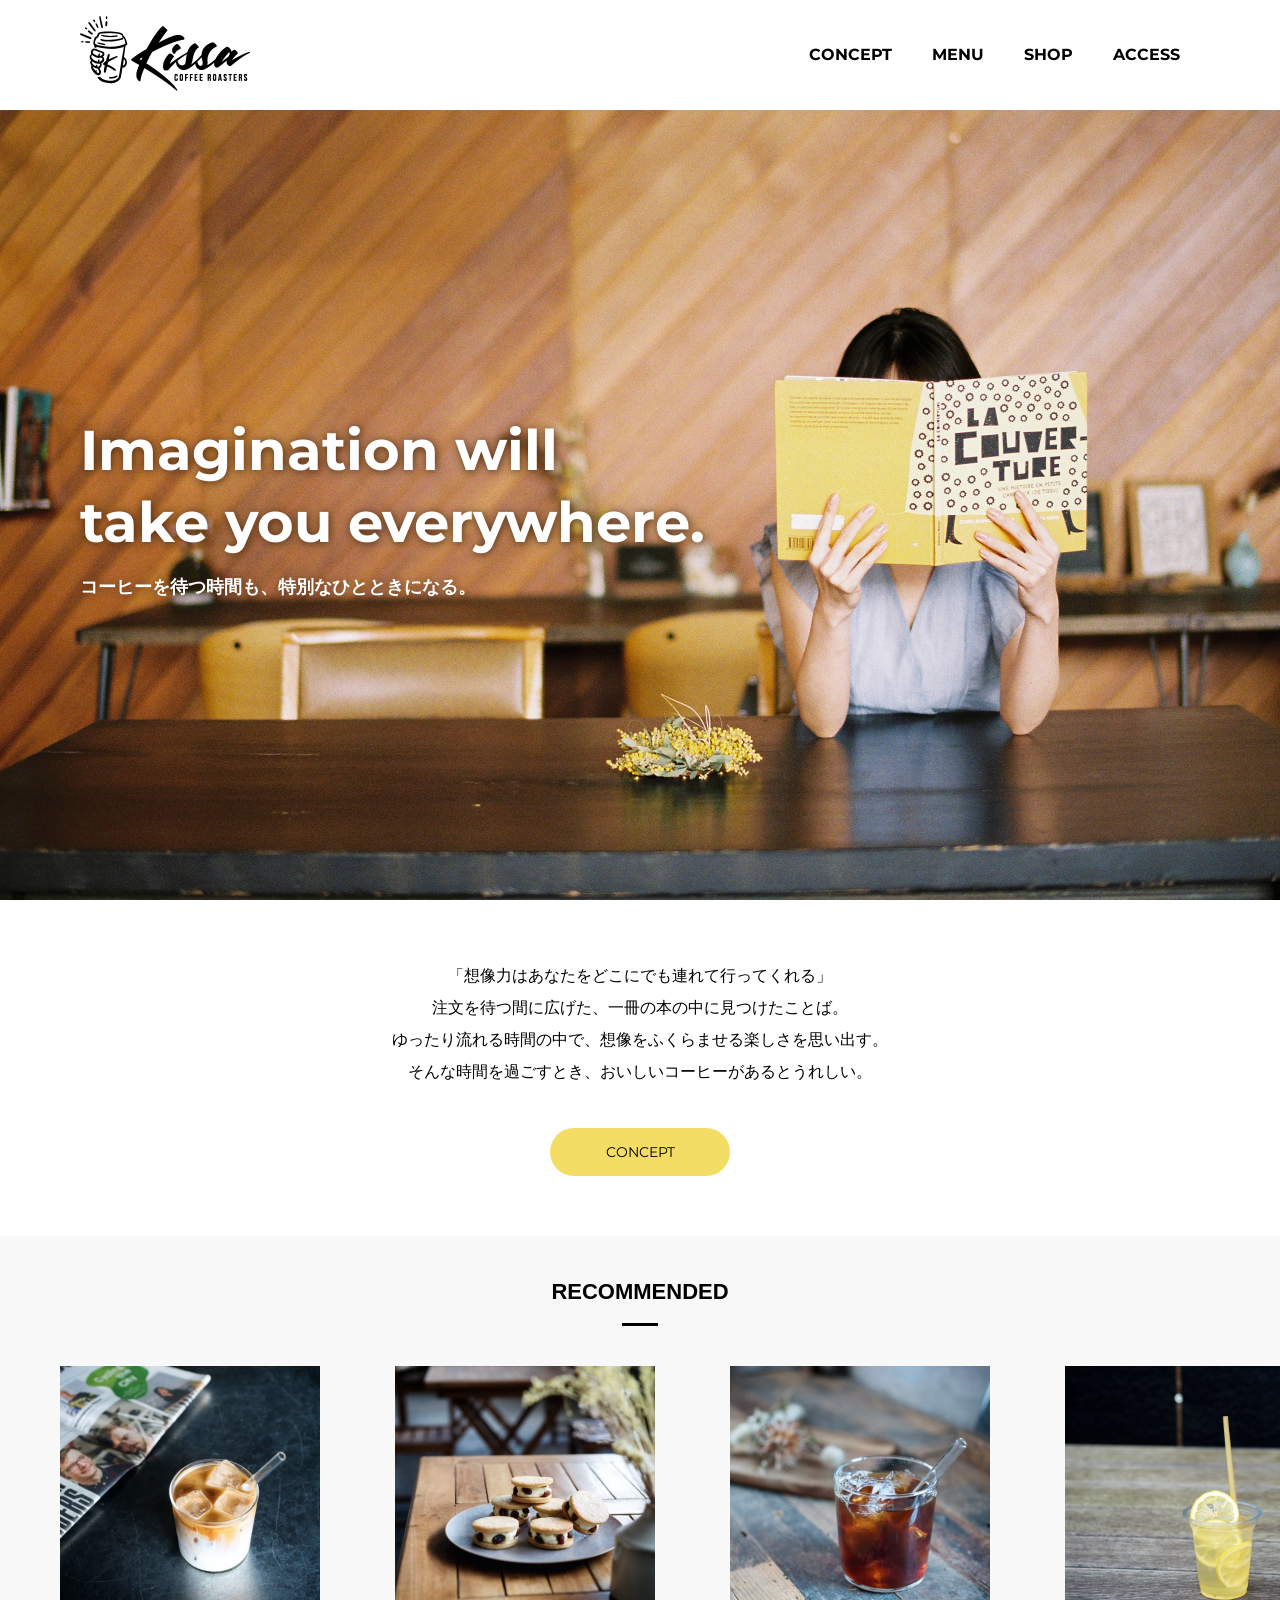
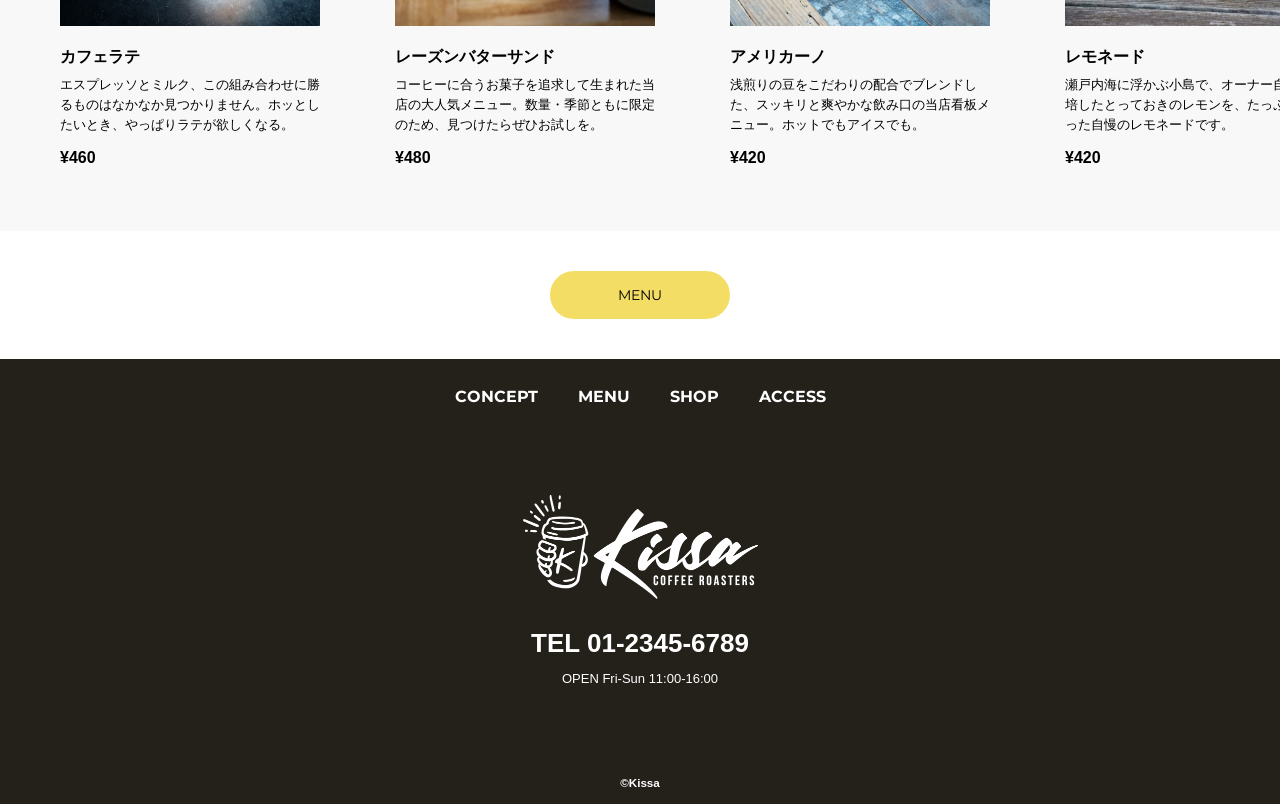
<file: index.html>
<!DOCTYPE html>
<html>

<head>
    <meta charset="UTF-8">
    <title>KISSA official website</title>
    <meta name="description" content="自家焙煎したこだわりのコーヒーと、思わず長居したくなるような居心地の良い空間を提供するカフェ「KISSA」のウェブサイトです。">
    <meta name="viewport" content="width=device-width">
    <script src="./js/toggle-menu.js"></script>
    <link rel="stylesheet" href="./css/common.css">
    <link rel="stylesheet" href="./css/index.css">
    <link rel="preconnect" href="https://fonts.googleapis.com">
    <link rel="preconnect" href="https://fonts.gstatic.com" crossorigin>
    <link href="https://fonts.googleapis.com/css2?family=Montserrat:ital,wght@0,700;1,700&display=swap"
        rel="stylesheet">
</head>

<body>
    <header class="header">
        <div class="header-inner">
            <a class="header-logo" href="./index.html">
                <img src="./images/common/logo-header.png" alt="KISSA">
            </a>
            <button class="toggle-menu-button"></button>
            <div class="header-site-menu">
                <nav class="site-menu">
                    <ul>
                        <li><a href="./concept.html">CONCEPT</a></li>
                        <li><a href="./menu.html">MENU</a></li>
                        <li><a href="./shop.html">SHOP</a></li>
                        <li><a href="./access.html">ACCESS</a></li>
                    </ul>
                </nav>
            </div>
        </div>
    </header>
    <main class="main">
        <div class="first-view">
            <div class="first-view-text">
                <h1>Imagination will <br>take you everywhere.</h1>
                <p>コーヒーを待つ時間も、特別なひとときになる。</p>
            </div>

        </div>
        <div class="lead">
            <p>「想像力はあなたをどこにでも連れて行ってくれる」<br>注文を待つ間に広げた、一冊の本の中に見つけたことば。<br>ゆったり流れる時間の中で、想像をふくらませる楽しさを思い出す。<br>そんな時間を過ごすとき、おいしいコーヒーがあるとうれしい。
            </p>
            <div class="link-button-area">
                <a class="link-button" href="./concept.html">CONCEPT</a>
            </div>
        </div>

        <div class="recommended">
            <h2>RECOMMENDED</h2>
            <ul class="item-list">
                <li>
                    <img src="./images/index/img-item01.jpg" alt="カフェラテの商品画像">
                    <dl>
                        <dt>カフェラテ</dt>
                        <dd>エスプレッソとミルク、この組み合わせに勝るものはなかなか見つかりません。ホッとしたいとき、やっぱりラテが欲しくなる。</dd>
                    </dl>
                    <p class="price">¥460</p>
                </li>
                <li>
                    <img src="./images/index/img-item02.jpg" alt="レーズンバターサンドの商品画像">
                    <dl>
                        <dt>レーズンバターサンド</dt>
                        <dd>コーヒーに合うお菓子を追求して生まれた当店の大人気メニュー。数量・季節ともに限定のため、見つけたらぜひお試しを。</dd>
                    </dl>
                    <p class="price">¥480</p>
                </li>
                <li>
                    <img src="./images/index/img-item03.jpg" alt="アメリカーノの商品画">
                    <dl>
                        <dt>アメリカーノ</dt>
                        <dd>浅煎りの豆をこだわりの配合でブレンドした、スッキリと爽やかな飲み口の当店看板メニュー。ホットでもアイスでも。</dd>
                    </dl>
                    <p class="price">¥420</p>
                </li>
                <li>
                    <img src="./images/index/img-item04.jpg" alt="レモネードの商品画像">
                    <dl>
                        <dt>レモネード</dt>
                        <dd>瀬戸内海に浮かぶ小島で、オーナー自らが栽培したとっておきのレモンを、たっぷりと使った自慢のレモネードです。</dd>
                    </dl>
                    <p class="price">¥420</p>
                </li>
                <li>
                    <img src="./images/index/img-item05.jpg" alt="ホットドッグ - チリの商品画像">
                    <dl>
                        <dt>ホットドッグ - チリ</dt>
                        <dd>ちょっと小腹が空いたとき、あると嬉しいホットドッグ。特製チリソースとチーズをかければ、もう言葉はいりません。</dd>
                    </dl>
                    <p class="price">¥540</p>
                </li>
            </ul>
        </div>
        <div class="link-button-area">
            <a class="link-button" href="./menu.html">MENU</a>
        </div>
    </main>
    <footer class="footer">
        <nav class="site-menu">
            <ul>
                <li><a href="./concept.html">CONCEPT</a></li>
                <li><a href="./menu.html">MENU</a></li>
                <li><a href="./shop.html">SHOP</a></li>
                <li><a href="./access.html">ACCESS</a></li>
            </ul>
        </nav>
        <a class="footer-logo" href="./index.html">
            <img src="./images/common/logo-footer.png" alt="KISSA">
        </a>
        <p class="footer-tel">TEL 01-2345-6789</p>
        <p class="footer-time">OPEN Fri-Sun 11:00-16:00</p>
        <p class="copyright"><small>&copy;Kissa</small></p>
    </footer>
</body>

</html>
</file>
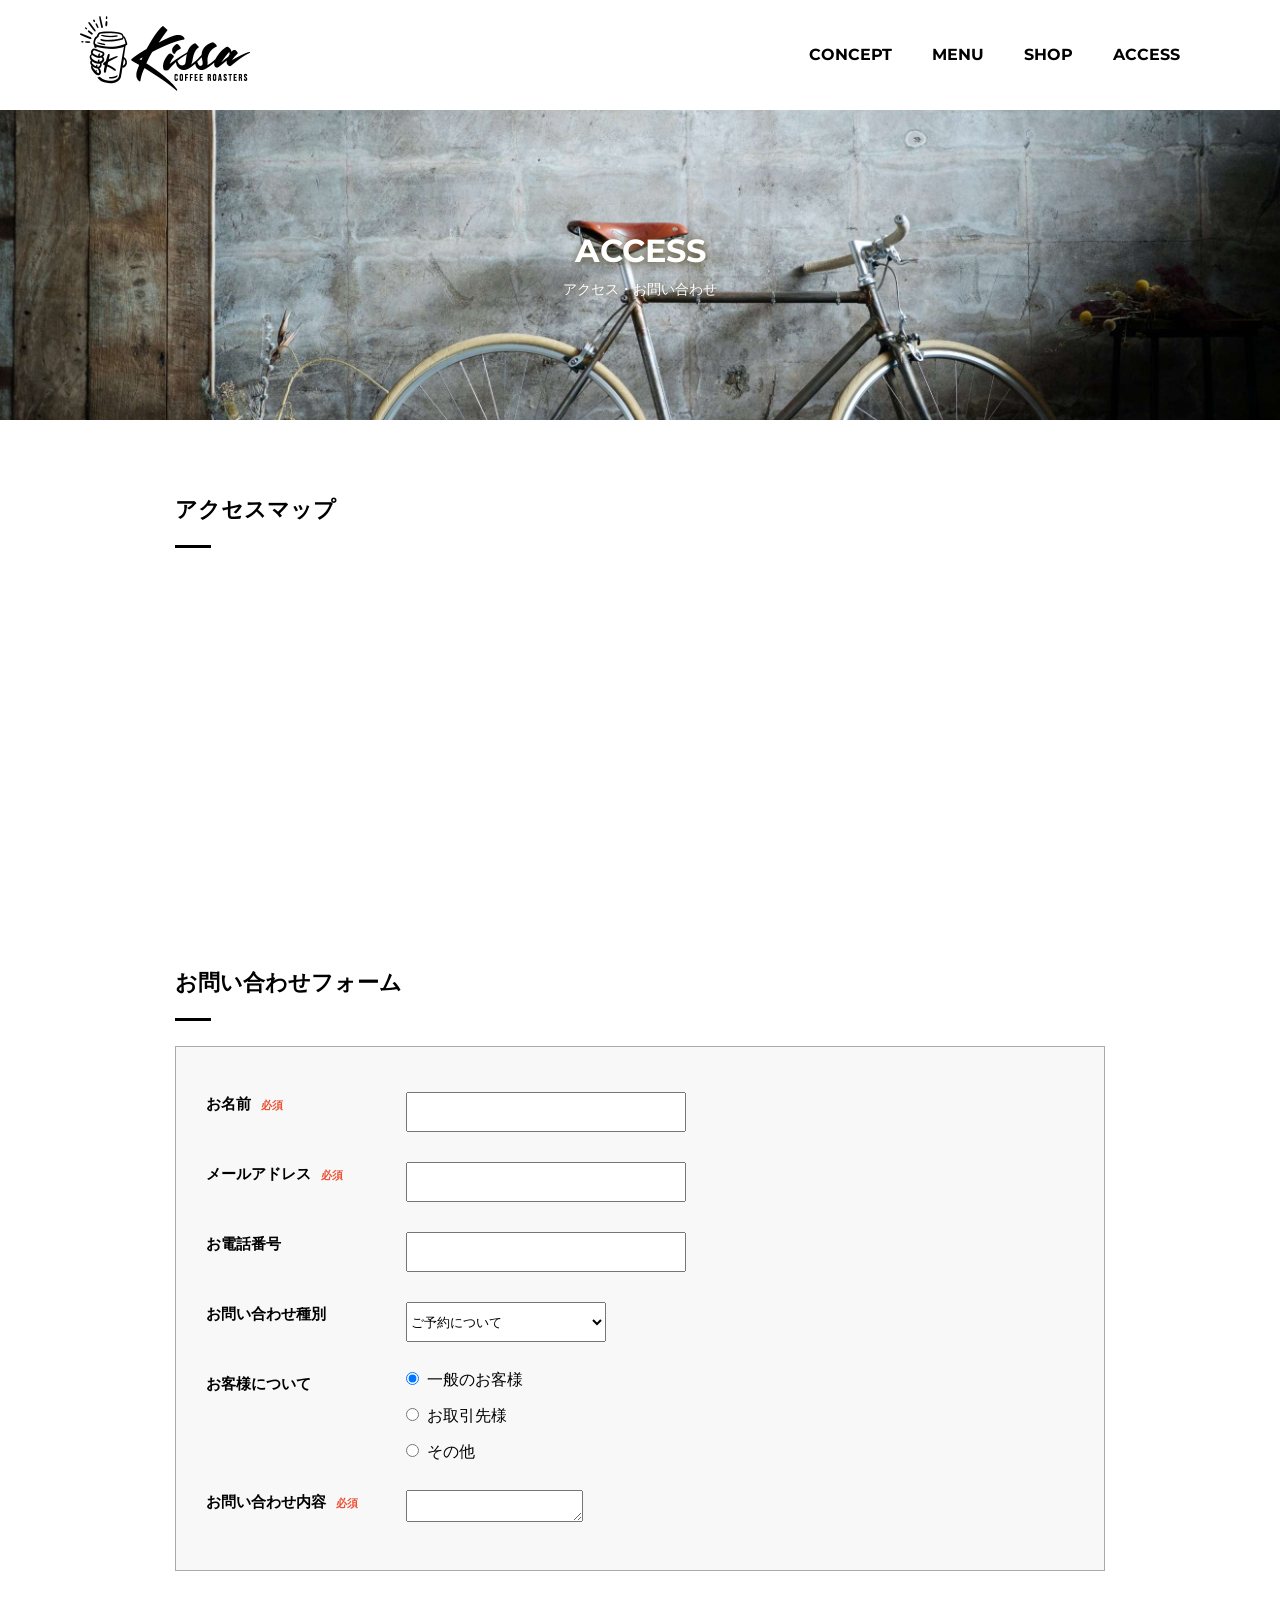
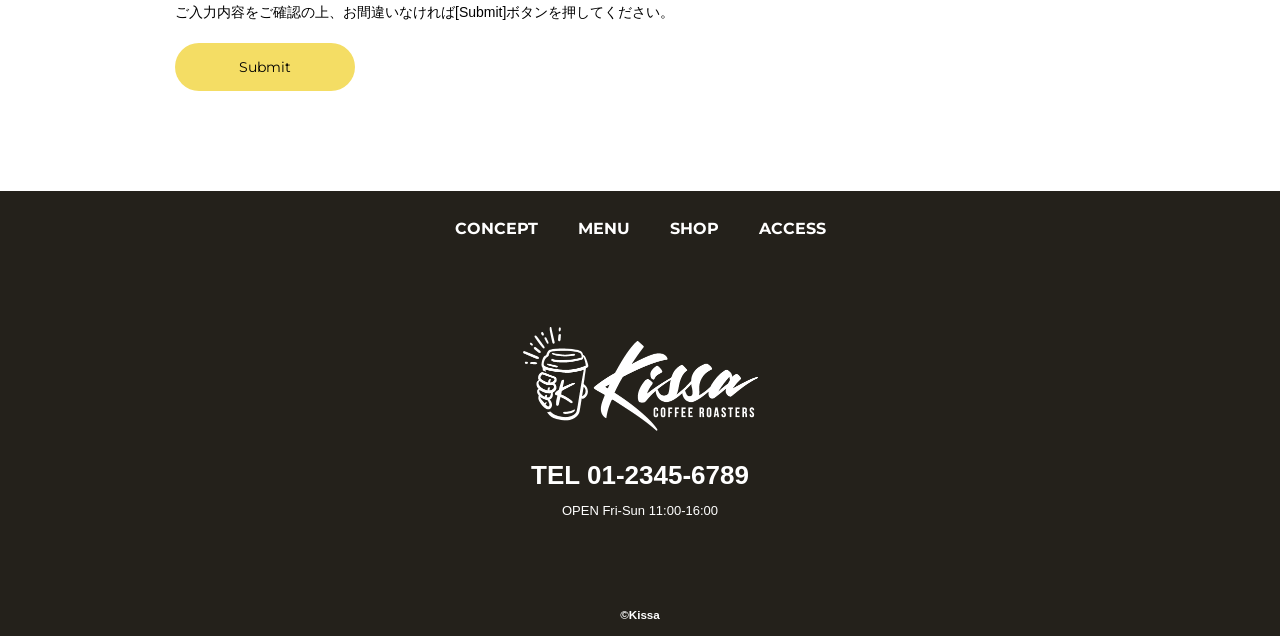
<file: access.html>
<!DOCTYPE html>
<html>

<head>
    <meta charset="UTF-8">
    <title>ACCESS | KISSA official website</title>
    <meta name="description" content="ページの概要文を記載します">
    <meta name="viewport" content="width=device-width">
    <script src="./js/toggle-menu.js"></script>
    <link rel="stylesheet" href="./css/common.css">
    <link rel="stylesheet" href="./css/access.css">
    <link rel="preconnect" href="https://fonts.googleapis.com">
    <link rel="preconnect" href="https://fonts.gstatic.com" crossorigin>
    <link href="https://fonts.googleapis.com/css2?family=Montserrat:ital,wght@0,700;1,700&display=swap"
        rel="stylesheet">
</head>

<body>
    <header class="header">
        <div class="header-inner">
            <a class="header-logo" href="./index.html">
                <img src="./images/common/logo-header.png" alt="KISSA">
            </a>
            <button class="toggle-menu-button"></button>
            <div class="header-site-menu">
                <nav class="site-menu">
                    <ul>
                        <li><a href="./concept.html">CONCEPT</a></li>
                        <li><a href="./menu.html">MENU</a></li>
                        <li><a href="./shop.html">SHOP</a></li>
                        <li><a href="./access.html">ACCESS</a></li>
                    </ul>
                </nav>
            </div>
        </div>
    </header>
    <main class="main">
        <div class="title">
            <h1>ACCESS</h1>
            <p>アクセス・お問い合わせ</p>
        </div>
        <div class="map">
            <h2>アクセスマップ</h2>
            <iframe
                src="https://www.google.com/maps/embed?pb=!1m18!1m12!1m3!1d3205.3231469753778!2d139.86979800000003!3d36.5463206!2m3!1f0!2f0!3f0!3m2!1i1024!2i768!4f13.1!3m3!1m2!1s0x601f67e957b1ee43%3A0xdfce3116b0b075db!2z44CSMzIwLTA4NDQg5qCD5pyo55yM5a6H6YO95a6u5biC6I-K5rC055S677yR77yT4oiS77yR77yXIOiqreWjsuW6g-WRiu--i---nu--mSA0Zg!5e0!3m2!1sja!2sjp!4v1778313489298!5m2!1sja!2sjp"
                style="border:0;" allowfullscreen="" loading="lazy"
                referrerpolicy="no-referrer-when-downgrade"></iframe>
        </div>
        <div class="contact">
            <h2>お問い合わせフォーム</h2>
            <form action="#">
                <dl class="form-area">
                    <dt><span class="required">お名前</span></dt>
                    <dd><input class="input-text" type="text" name="name" required></dd>
                    <dt><span class="required">メールアドレス</span> </dt>
                    <dd><input class="input-text" type="email" name="email" required></dd>
                    <dt>お電話番号</dt>
                    <dd><input class="input-text" type="tel" name="tel"></dd>
                    <dt>お問い合わせ種別</dt>
                    <dd>
                        <select class="select-box" name="genre">
                            <option value="ご予約について" selected>ご予約について</option>
                            <option value="メニューについて">メニューについて</option>
                            <option value="営業時間について">営業時間について</option>
                        </select>
                    </dd>
                    <dt>お客様について</dt>
                    <dd>
                        <label class="radio-button"><input type="radio" name="user-type" value="一般のお客様"
                                checked>一般のお客様</label>
                        <label class="radio-button"><input type="radio" name="user-type" value="お取引先様">お取引先様</label>
                        <label class="radio-button"><input type="radio" name="user-type" value="その他">その他</label>
                    </dd>
                    <dt><span class="required">お問い合わせ内容</span> </dt>
                    <dd><textarea class="message" name="message" required></textarea></dd>
                </dl>
                <p class="confirm-text">ご入力内容をご確認の上、お間違いなければ[Submit]ボタンを押してください。
                </p>
                <button class="submit-button" type="submit">Submit</button>
            </form>
        </div>
    </main>
    <footer class="footer">
        <nav class="site-menu">
            <ul>
                <li><a href="./concept.html">CONCEPT</a></li>
                <li><a href="./menu.html">MENU</a></li>
                <li><a href="./shop.html">SHOP</a></li>
                <li><a href="./access.html">ACCESS</a></li>
            </ul>
        </nav>
        <a class="footer-logo" href="./index.html">
            <img src="./images/common/logo-footer.png" alt="KISSA">
        </a>
        <p class="footer-tel">TEL 01-2345-6789</p>
        <p class="footer-time">OPEN Fri-Sun 11:00-16:00</p>
        <p class="copyright"><small>&copy;Kissa</small></p>
    </footer>
</body>

</html>
</file>
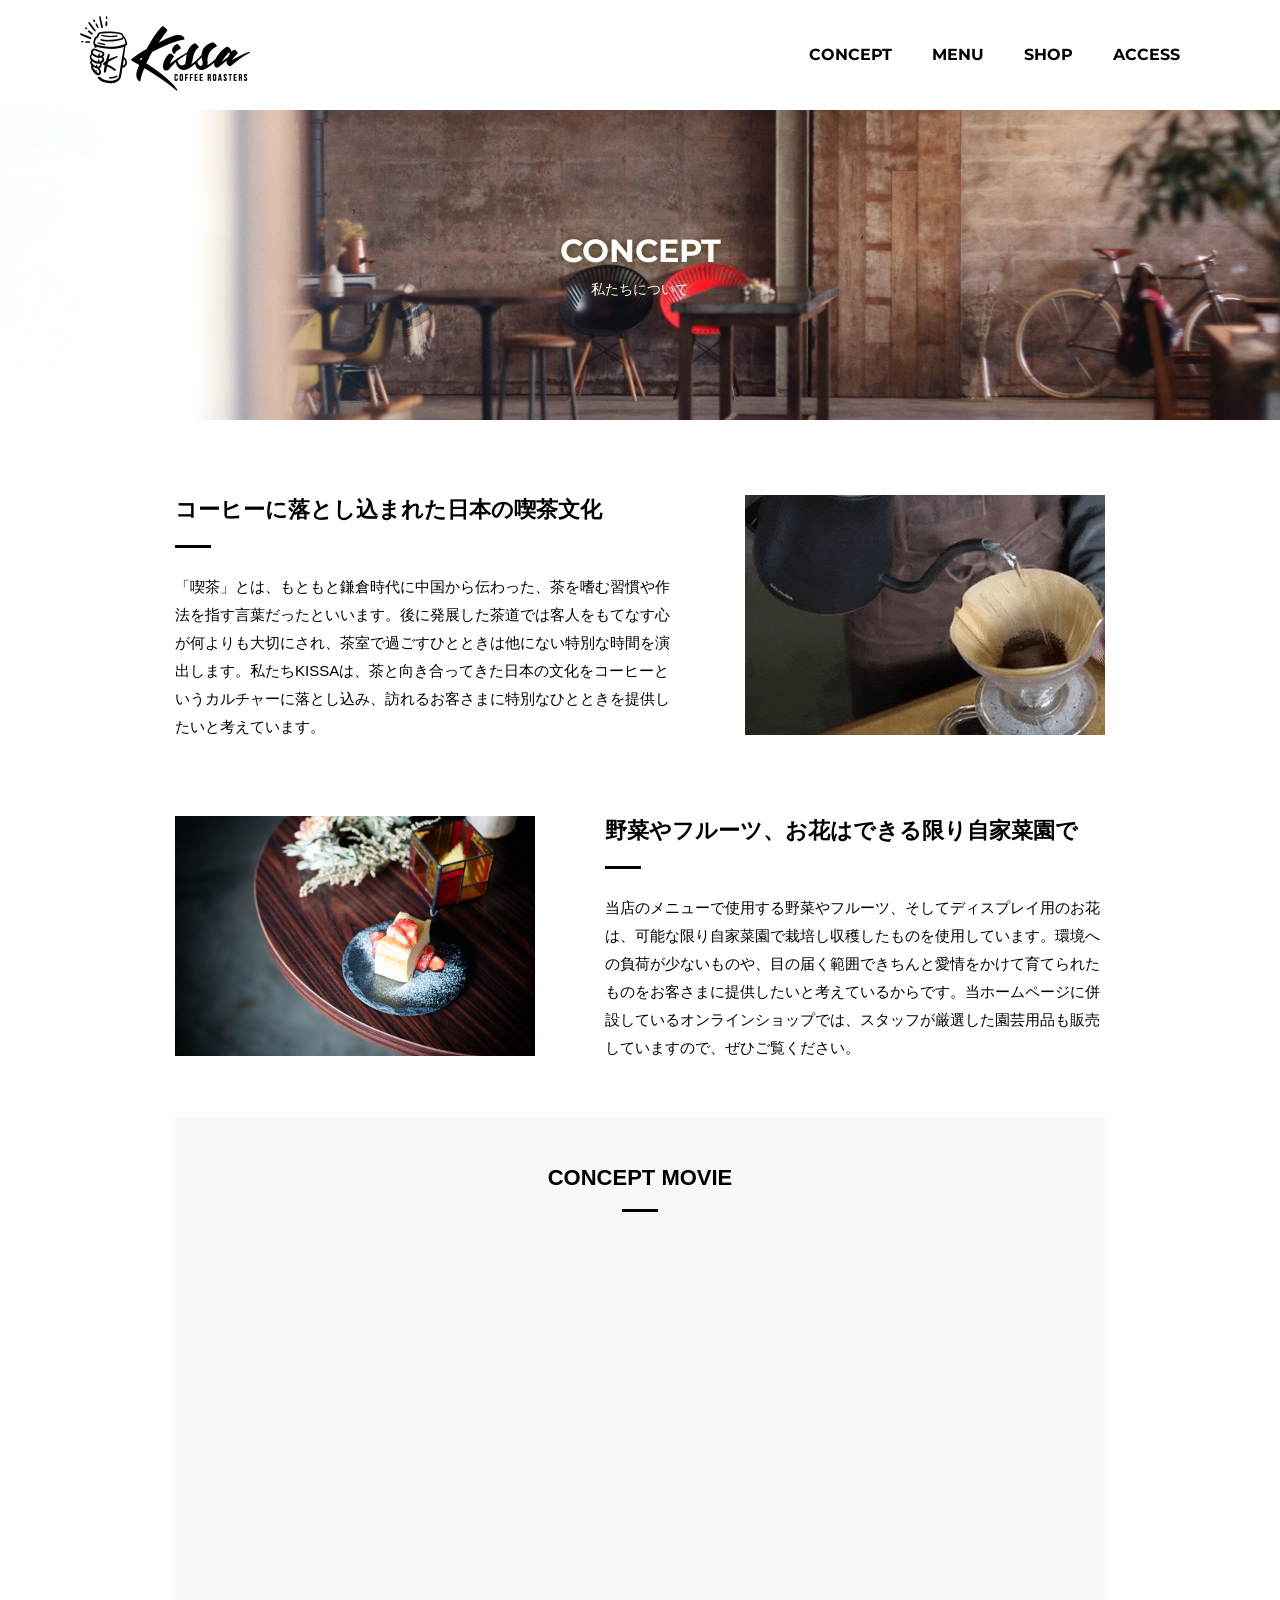
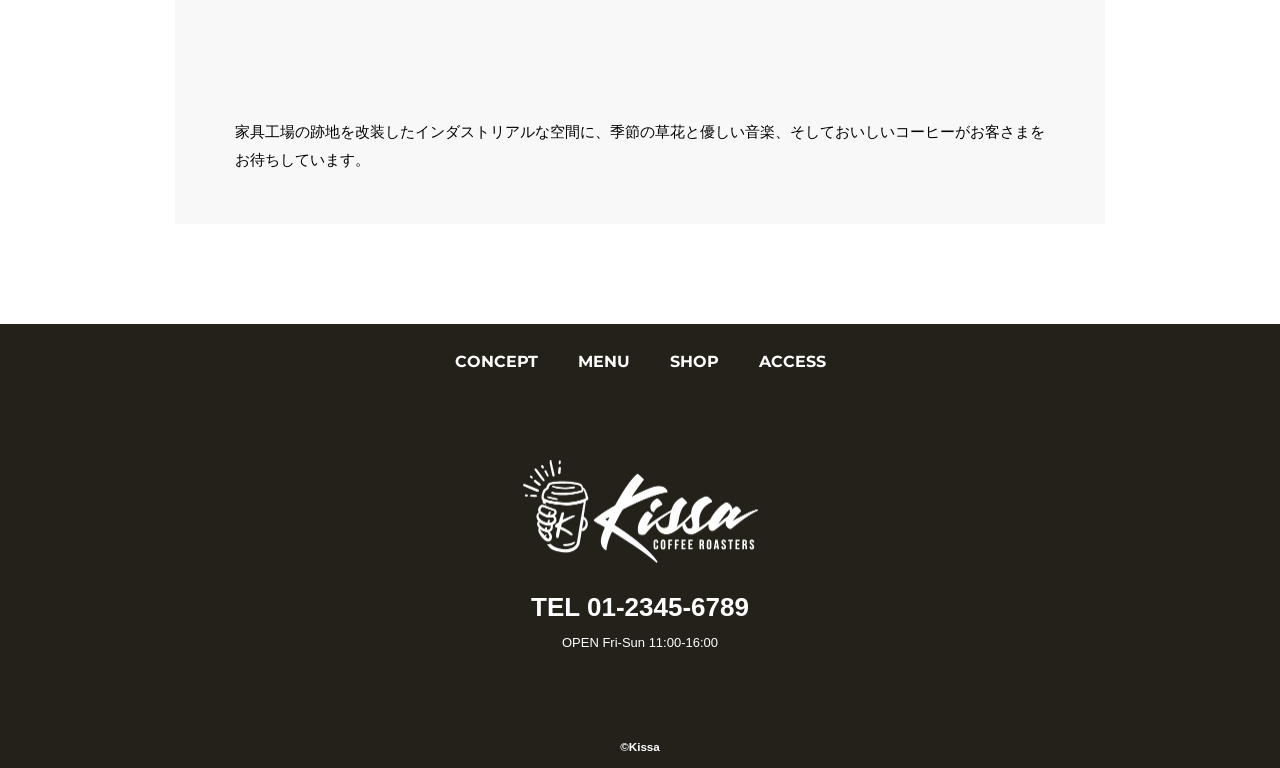
<file: comcept.html>
<!DOCTYPE html>
<html>

<head>
    <meta charset="UTF-8">
    <title>CONCEPT | KISSA official website</title>
    <meta name="description" content="カフェ「KISSA」は日本の喫茶文化をコーヒーに落とし込み、訪れるお客さまに特別なひとときを提供します。">
    <meta name="viewport" content="width=device-width">
    <script src="./js/toggle-menu.js"></script>
    <link rel="stylesheet" href="./css/common.css">
    <link rel="stylesheet" href="./css/concept.css">
    <link rel="preconnect" href="https://fonts.googleapis.com">
    <link rel="preconnect" href="https://fonts.gstatic.com" crossorigin>
    <link href="https://fonts.googleapis.com/css2?family=Montserrat:ital,wght@0,700;1,700&display=swap"
        rel="stylesheet">
</head>

<body>
    <header class="header">
        <div class="header-inner">
            <a class="header-logo" href="./index.html">
                <img src="./images/common/logo-header.png" alt="KISSA">
            </a>
            <button class="toggle-menu-button"></button>
            <div class="header-site-menu">
                <nav class="site-menu">
                    <ul>
                        <li><a href="./concept.html">CONCEPT</a></li>
                        <li><a href="./menu.html">MENU</a></li>
                        <li><a href="./shop.html">SHOP</a></li>
                        <li><a href="./access.html">ACCESS</a></li>
                    </ul>
                </nav>
            </div>
        </div>
    </header>
    <main class="main">
        <div class="title">
            <h1>CONCEPT</h1>
            <p>私たちについて</p>
        </div>
        <div class="feature">
            <div class="feature-text">
                <h2>コーヒーに落とし込まれた日本の喫茶文化</h2>
                <p>「喫茶」とは、もともと鎌倉時代に中国から伝わった、茶を嗜む習慣や作法を指す言葉だったといいます。後に発展した茶道では客人をもてなす心が何よりも大切にされ、茶室で過ごすひとときは他にない特別な時間を演出します。私たちKISSAは、茶と向き合ってきた日本の文化をコーヒーというカルチャーに落とし込み、訪れるお客さまに特別なひとときを提供したいと考えています。</p>
            </div>
            <img src="./images/concept/img-item01.gif" alt="コーヒーを淹れている画像">
        </div>
        <div class="feature reverse">
            <div class="feature-text">
                <h2>野菜やフルーツ、お花はできる限り自家菜園で</h2>
                <p>当店のメニューで使用する野菜やフルーツ、そしてディスプレイ用のお花は、可能な限り自家菜園で栽培し収穫したものを使用しています。環境への負荷が少ないものや、目の届く範囲できちんと愛情をかけて育てられたものをお客さまに提供したいと考えているからです。当ホームページに併設しているオンラインショップでは、スタッフが厳選した園芸用品も販売していますので、ぜひご覧ください。</p>
            </div>
            <img src="./images/concept/img-item02.jpg" alt="ケーキとドライフラワーの画像">
        </div>
        <div class="movie">
            <h2>CONCEPT MOVIE</h2>
            <iframe src="https://www.youtube.com/embed/bHzURMA0SKc?si=iJziJ6QZ3kwwafS1" title="YouTube video player" frameborder="0" allow="accelerometer; autoplay; clipboard-write; encrypted-media; gyroscope; picture-in-picture; web-share" referrerpolicy="strict-origin-when-cross-origin" allowfullscreen></iframe>
            <p>家具工場の跡地を改装したインダストリアルな空間に、季節の草花と優しい音楽、そしておいしいコーヒーがお客さまをお待ちしています。</p>
        </div>
    </main>
    <footer class="footer">
        <nav class="site-menu">
            <ul>
                <li><a href="./concept.html">CONCEPT</a></li>
                <li><a href="./menu.html">MENU</a></li>
                <li><a href="./shop.html">SHOP</a></li>
                <li><a href="./access.html">ACCESS</a></li>
            </ul>
        </nav>
        <a class="footer-logo" href="./index.html">
            <img src="./images/common/logo-footer.png" alt="KISSA">
        </a>
        <p class="footer-tel">TEL 01-2345-6789</p>
        <p class="footer-time">OPEN Fri-Sun 11:00-16:00</p>
        <p class="copyright"><small>&copy;Kissa</small></p>
    </footer>
</body>

</html>
</file>
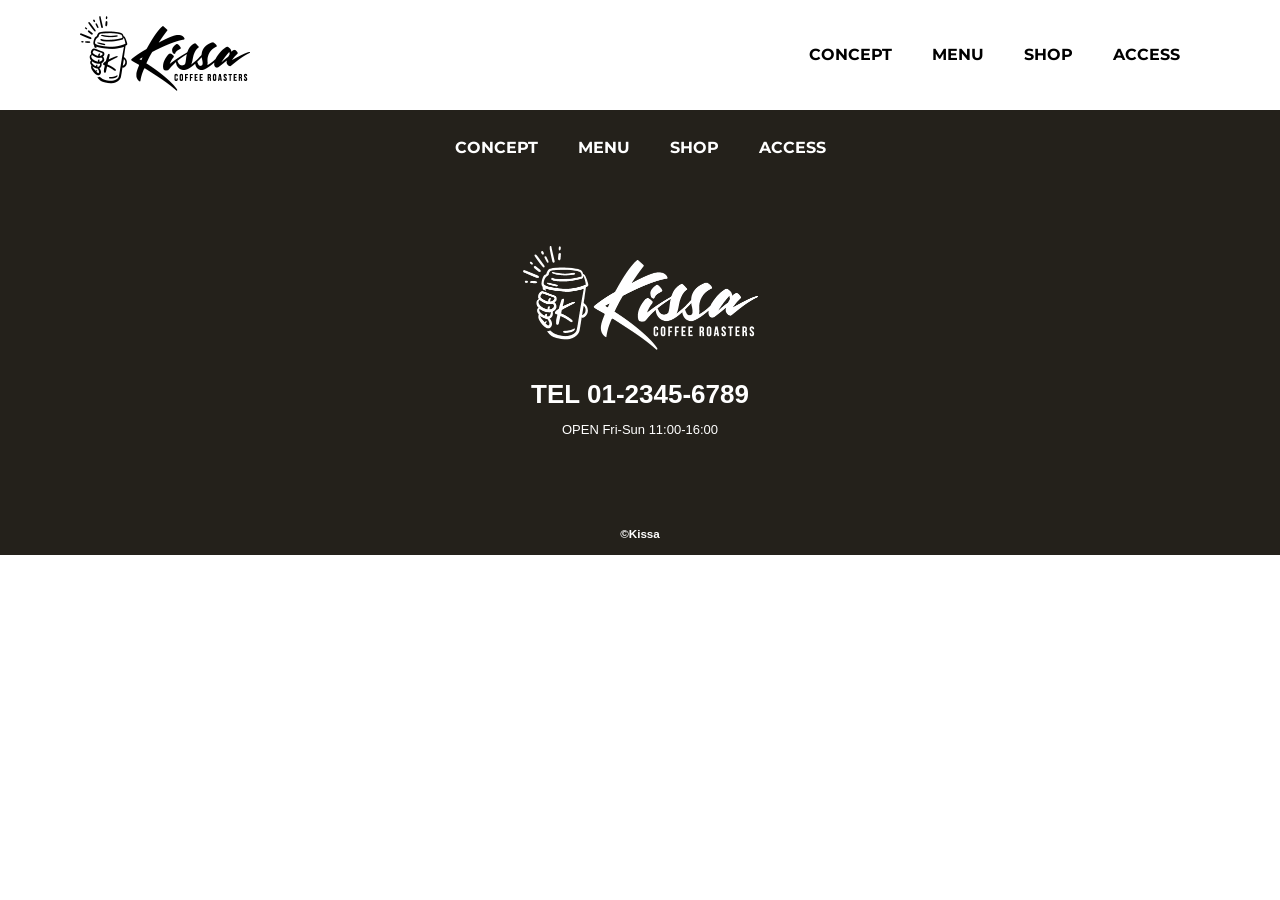
<file: commom.html>
<!DOCTYPE html>
<html>

<head>
    <meta charset="UTF-8">
    <title>KISSA official website</title>
    <meta name="description" content="ページの概要文を記載します">
    <meta name="viewport" content="width=device-width">
    <script src="./js/toggle-menu.js"></script>
    <link rel="stylesheet" href="./css/common.css">
    <link rel="preconnect" href="https://fonts.googleapis.com">
    <link rel="preconnect" href="https://fonts.gstatic.com" crossorigin>
    <link href="https://fonts.googleapis.com/css2?family=Montserrat:ital,wght@0,700;1,700&display=swap"
        rel="stylesheet">
</head>

<body>
    <header class="header">
        <div class="header-inner">
            <a class="header-logo" href="./index.html">
                <img src="./images/common/logo-header.png" alt="KISSA">
            </a>
            <button class="toggle-menu-button"></button>
            <div class="header-site-menu">
                <nav class="site-menu">
                    <ul>
                        <li><a href="./concept.html">CONCEPT</a></li>
                        <li><a href="./menu.html">MENU</a></li>
                        <li><a href="./shop.html">SHOP</a></li>
                        <li><a href="./access.html">ACCESS</a></li>
                    </ul>
                </nav>
            </div>
        </div>
    </header>
    <main class="main"></main>
    <footer class="footer">
        <nav class="site-menu">
            <ul>
                <li><a href="./concept.html">CONCEPT</a></li>
                <li><a href="./menu.html">MENU</a></li>
                <li><a href="./shop.html">SHOP</a></li>
                <li><a href="./access.html">ACCESS</a></li>
            </ul>
        </nav>
        <a class="footer-logo" href="./index.html">
            <img src="./images/common/logo-footer.png" alt="KISSA">
        </a>
        <p class="footer-tel">TEL 01-2345-6789</p>
        <p class="footer-time">OPEN Fri-Sun 11:00-16:00</p>
        <p class="copyright"><small>&copy;Kissa</small></p>
    </footer>
</body>

</html>
</file>
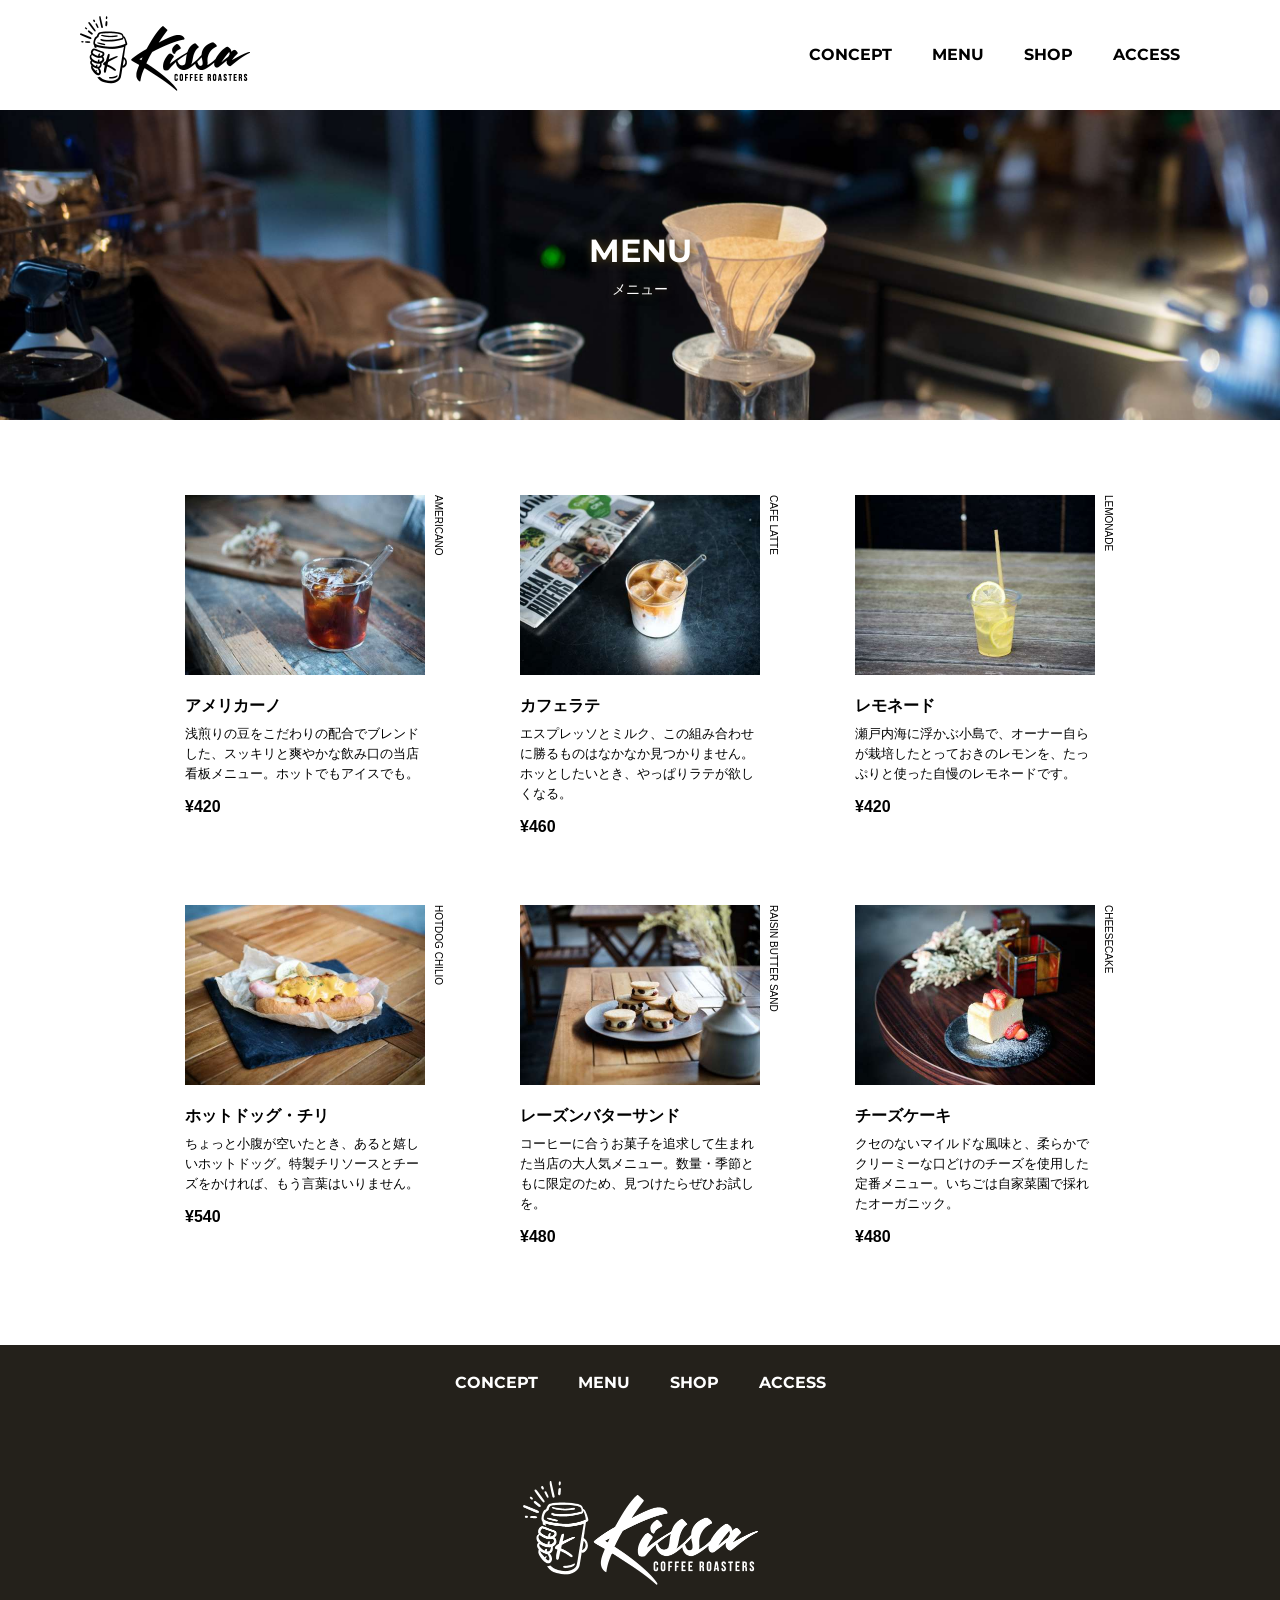
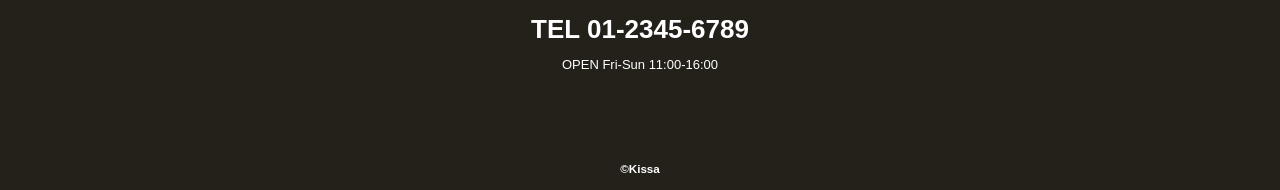
<file: menu.html>
<!DOCTYPE html>
<html>

<head>
    <meta charset="UTF-8">
    <title>MENU | KISSA official website</title>
    <meta name="description" content="カフェ「KISSA」のメニューを掲載しています。こだわりの浅煎りコーヒーをはじめ、さまざまなメニューをご用意しています。">
    <meta name="viewport" content="width=device-width">
    <script src="./js/toggle-menu.js"></script>
    <link rel="stylesheet" href="./css/common.css">
    <link rel="stylesheet" href="./css/menu.css">
    <link rel="preconnect" href="https://fonts.googleapis.com">
    <link rel="preconnect" href="https://fonts.gstatic.com" crossorigin>
    <link href="https://fonts.googleapis.com/css2?family=Montserrat:ital,wght@0,700;1,700&display=swap"
        rel="stylesheet">
</head>

<body>
    <header class="header">
        <div class="header-inner">
            <a class="header-logo" href="./index.html">
                <img src="./images/common/logo-header.png" alt="KISSA">
            </a>
            <button class="toggle-menu-button"></button>
            <div class="header-site-menu">
                <nav class="site-menu">
                    <ul>
                        <li><a href="./concept.html">CONCEPT</a></li>
                        <li><a href="./menu.html">MENU</a></li>
                        <li><a href="./shop.html">SHOP</a></li>
                        <li><a href="./access.html">ACCESS</a></li>
                    </ul>
                </nav>
            </div>
        </div>
    </header>
    <main class="main">
        <div class="title">
            <h1>MENU</h1>
            <p>メニュー</p>
        </div>
        <ul class="item-list">
            <li>
                <img src="./images/menu/img-item01.jpg" alt="アメリカーノの商品画">
                <dl>
                    <dt>アメリカーノ</dt>
                    <dd>浅煎りの豆をこだわりの配合でブレンドした、スッキリと爽やかな飲み口の当店看板メニュー。ホットでもアイスでも。</dd>
                </dl>
                <p class="price">¥420</p>
                <p class="item-label">AMERICANO</p>
            </li>
            <li>
                <img src="./images/menu/img-item02.jpg" alt="カフェラテの商品画">
                <dl>
                    <dt>カフェラテ</dt>
                    <dd>エスプレッソとミルク、この組み合わせに勝るものはなかなか見つかりません。ホッとしたいとき、やっぱりラテが欲しくなる。</dd>
                </dl>
                <p class="price">¥460</p>
                <p class="item-label">CAFE LATTE</p>
            </li>
            <li>
                <img src="./images/menu/img-item03.jpg" alt="レモネードの商品画">
                <dl>
                    <dt>レモネード</dt>
                    <dd>瀬戸内海に浮かぶ小島で、オーナー自らが栽培したとっておきのレモンを、たっぷりと使った自慢のレモネードです。</dd>
                </dl>
                <p class="price">¥420</p>
                <p class="item-label">LEMONADE</p>
            </li>
            <li>
                <img src="./images/menu/img-item04.jpg" alt="ホットドッグ・チリの商品画">
                <dl>
                    <dt>ホットドッグ・チリ</dt>
                    <dd>ちょっと小腹が空いたとき、あると嬉しいホットドッグ。特製チリソースとチーズをかければ、もう言葉はいりません。</dd>
                </dl>
                <p class="price">¥540</p>
                <p class="item-label">HOTDOG CHILIO</p>
            </li>
            <li>
                <img src="./images/menu/img-item05.jpg" alt="レーズンバターサンドの商品画">
                <dl>
                    <dt>レーズンバターサンド</dt>
                    <dd>コーヒーに合うお菓子を追求して生まれた当店の大人気メニュー。数量・季節ともに限定のため、見つけたらぜひお試しを。</dd>
                </dl>
                <p class="price">¥480</p>
                <p class="item-label">RAISIN BUTTER SAND</p>
            </li>
            <li>
                <img src="./images/menu/img-item06.jpg" alt="チーズケーキの商品画">
                <dl>
                    <dt>チーズケーキ</dt>
                    <dd>クセのないマイルドな風味と、柔らかでクリーミーな口どけのチーズを使用した定番メニュー。いちごは自家菜園で採れたオーガニック。</dd>
                </dl>
                <p class="price">¥480</p>
                <p class="item-label">CHEESECAKE</p>
            </li>
        </ul>
    </main>
    <footer class="footer">
        <nav class="site-menu">
            <ul>
                <li><a href="./concept.html">CONCEPT</a></li>
                <li><a href="./menu.html">MENU</a></li>
                <li><a href="./shop.html">SHOP</a></li>
                <li><a href="./access.html">ACCESS</a></li>
            </ul>
        </nav>
        <a class="footer-logo" href="./index.html">
            <img src="./images/common/logo-footer.png" alt="KISSA">
        </a>
        <p class="footer-tel">TEL 01-2345-6789</p>
        <p class="footer-time">OPEN Fri-Sun 11:00-16:00</p>
        <p class="copyright"><small>&copy;Kissa</small></p>
    </footer>
</body>

</html>
</file>
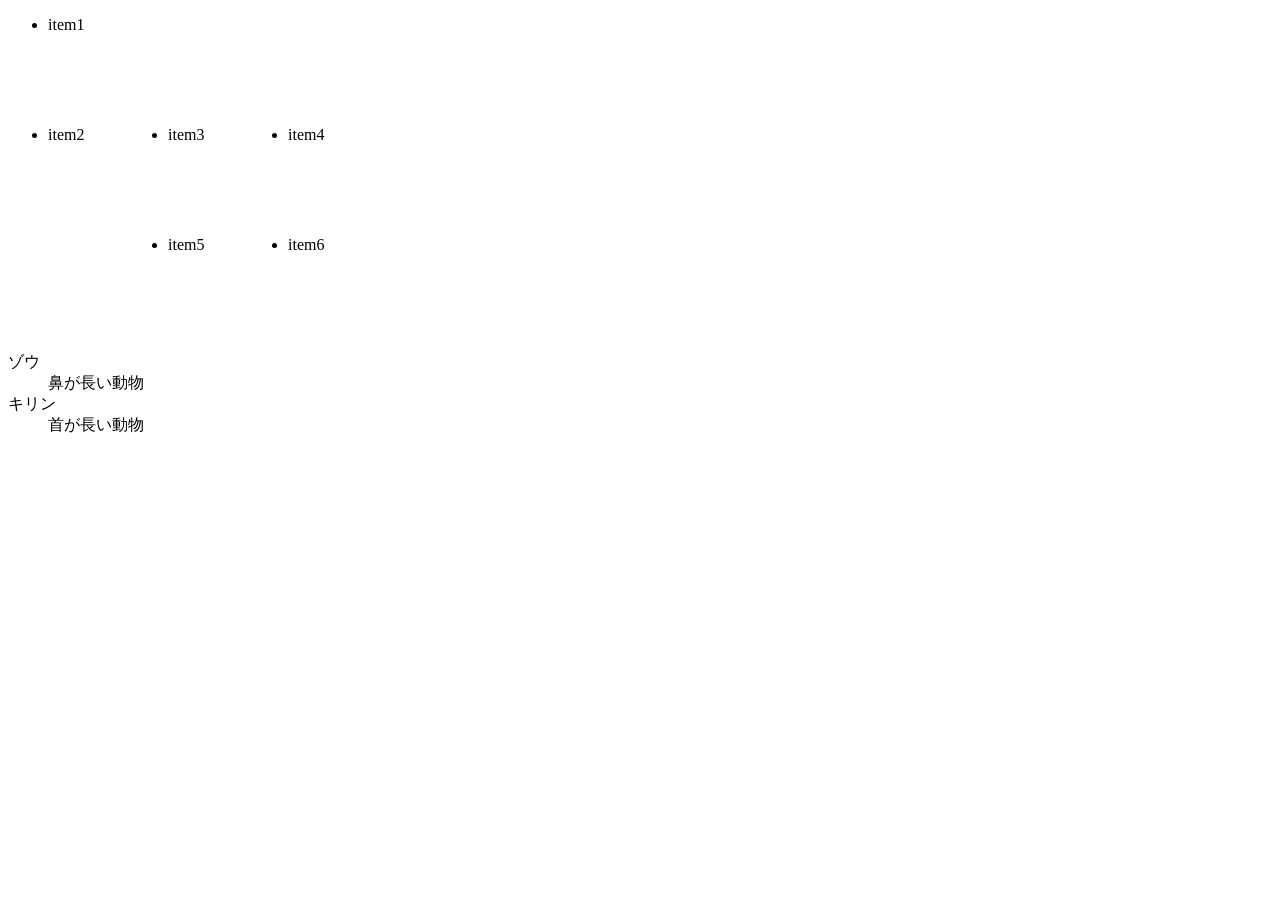
<file: sample.html>
<!DOCTYPE html>
<html lang="ja">
<head>
    <meta charset="UTF-8">
    <meta name="viewport" content="width=device-width, initial-scale=1.0">
    <title>HTMLサンプル</title>
    <style>
        .container {
            display: grid;
            grid-template-columns: repeat(3, 100px);
            grid-template-rows: repeat(3, 100px);
            column-gap: 20px;
            row-gap: 10px;
        }

        .item1 {
            grid-column-start: 1;
            grid-column-end: 4;
        }

        .item2 {
            grid-row-start: 2;
            grid-row-end: 4;
        }
    </style>
</head>
<body>
    <ul class="container">
        <li class="item1">item1</li>
        <li class="item2">item2</li>
        <li class="item3">item3</li>
        <li class="item4">item4</li>
        <li class="item5">item5</li>
        <li class="item6">item6</li>
    </ul>

    <dl>
        <dt>ゾウ</dt>
        <dd>鼻が長い動物</dd>
        <dt>キリン</dt>
        <dd>首が長い動物</dd>
    </dl>
</body>

</html>
</file>
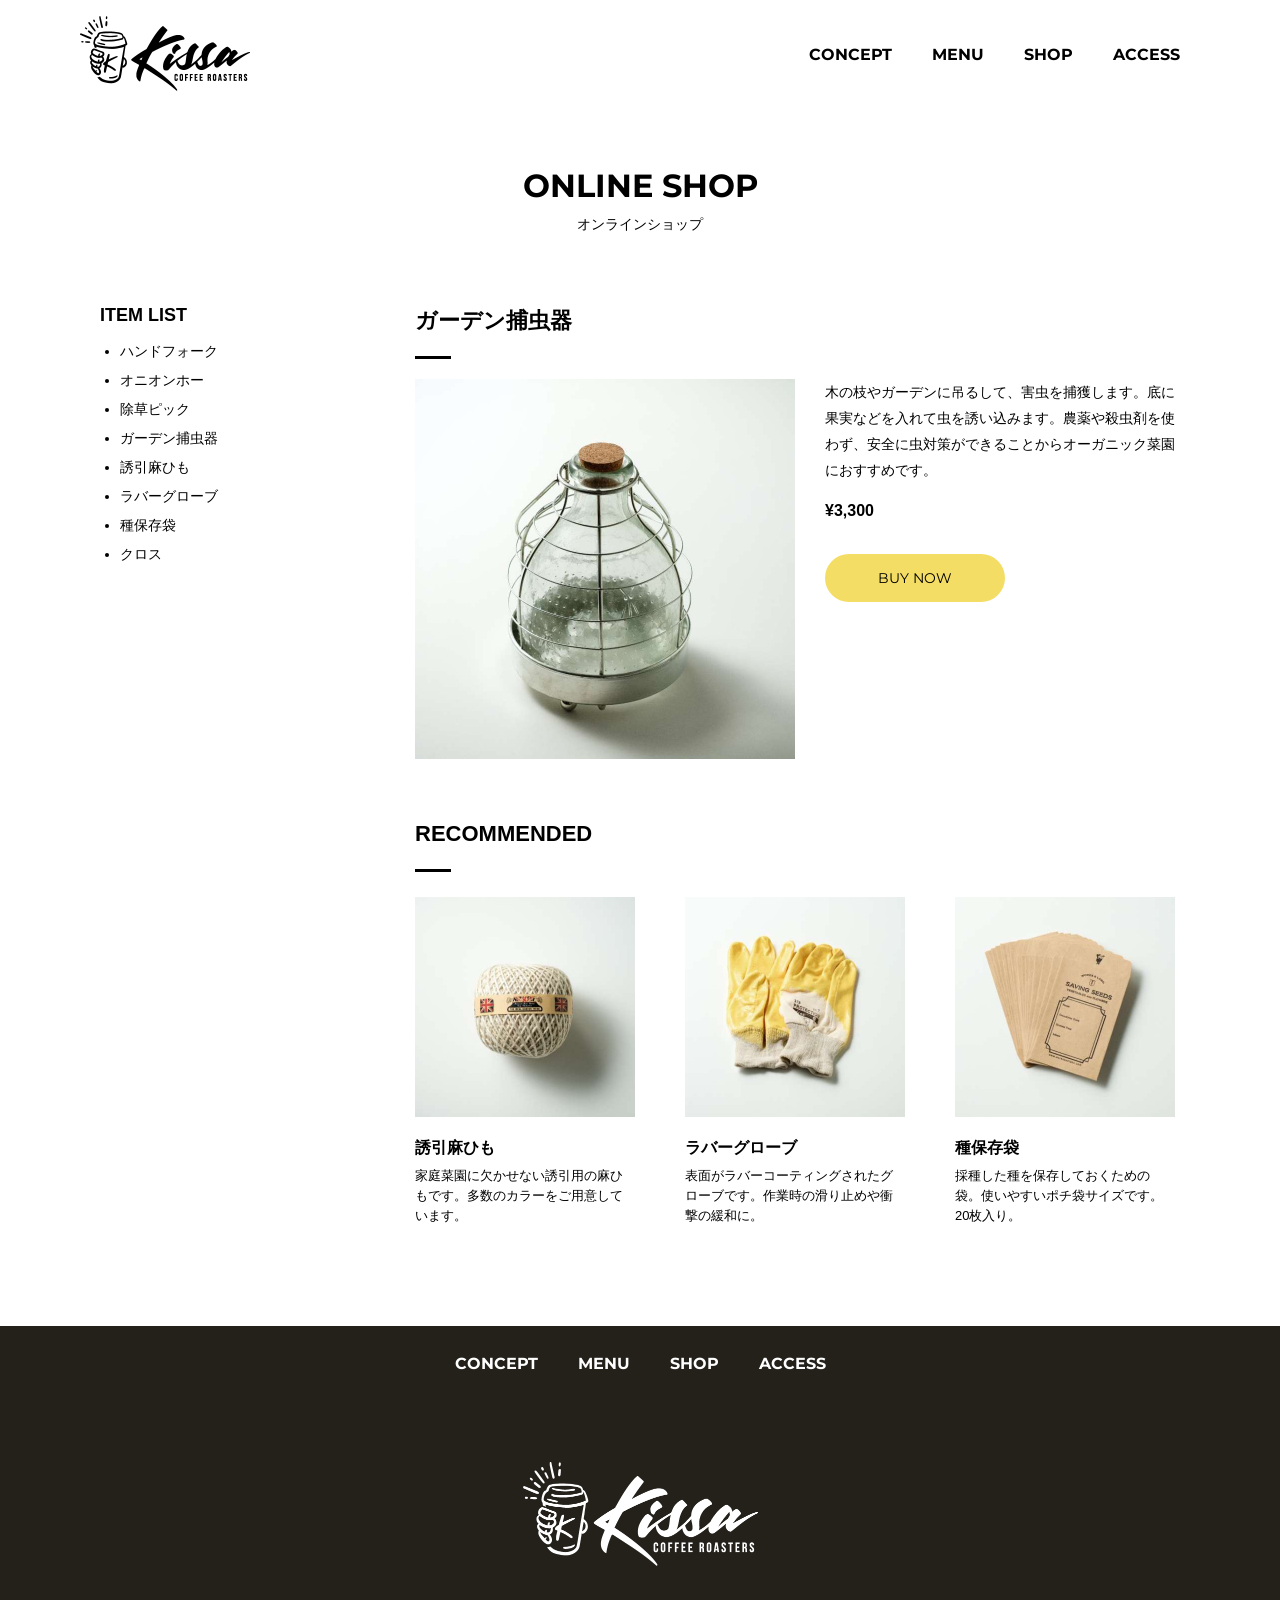
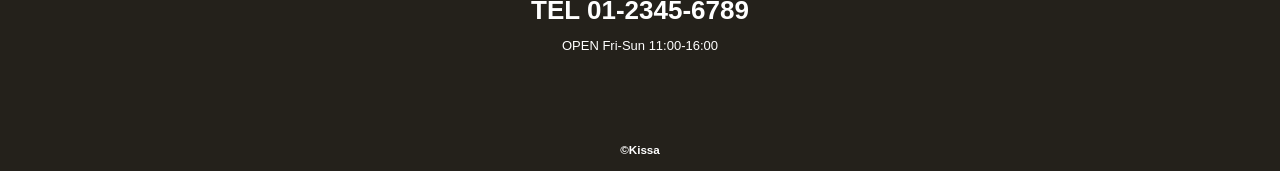
<file: shop-detail.html>
<!DOCTYPE html>
<html>

<head>
    <meta charset="UTF-8">
    <title>ONLINE SHOP｜KISSA official website</title>
    <meta name="description" content="カフェ「KISSA」のスタッフが厳選した、園芸用品のオンラインショップのページです。">
    <meta name="viewport" content="width=device-width">
    <script src="./js/toggle-menu.js"></script>
    <link href="./css/common.css" rel="stylesheet">
    <link href="./css/shop.css" rel="stylesheet">
    <link rel="preconnect" href="https://fonts.googleapis.com">
    <link rel="preconnect" href="https://fonts.gstatic.com" crossorigin>
    <link href="https://fonts.googleapis.com/css2?family=Montserrat:wght@700&display=swap" rel="stylesheet">
</head>

<body>

    <!-- headerここから -->
    <header class="header">
        <div class="header-inner">
            <a class="header-logo" href="./index.html">
                <img src="./images/common/logo-header.png" alt="KISSA">
            </a>
            <button class="toggle-menu-button"></button>
            <div class="header-site-menu">
                <nav class="site-menu">
                    <ul>
                        <li><a href="./concept.html">CONCEPT</a></li>
                        <li><a href="./menu.html">MENU</a></li>
                        <li><a href="./shop.html">SHOP</a></li>
                        <li><a href="./access.html">ACCESS</a></li>
                    </ul>
                </nav>
            </div>
        </div>
    </header>
    <!-- headerここまで -->

    <!-- mainここから -->
    <main class="main">
        <div class="title">
            <h1>ONLINE SHOP</h1>
            <p>オンラインショップ</p>
        </div>
        <div class="shop-contents">
            <div class="shop-item">
                <h2>ガーデン捕虫器</h2>
                <div class="item-area">
                    <img src="./images/shop/img-item04-large.jpg" alt="ガーデン捕虫器の画像">
                    <div class="about-item">
                        <p class="item-text">木の枝やガーデンに吊るして、害虫を捕獲します。底に果実などを入れて虫を誘い込みます。農薬や殺虫剤を使わず、安全に虫対策ができることからオーガニック菜園におすすめです。</p>
                        <p class="item-price">¥3,300</p>
                        <a href="https://www.amazon.co.jp/dp/4774190640/" target="_blank">BUY NOW</a>
                    </div>
                </div>

                <div class="item-group recommended">
                    <h2>RECOMMENDED</h2>
                    <ul class="item-list">
                        <li>
                            <a href="./shop-detail.html">
                                <img src="./images/shop/img-item05.jpg" alt="誘引麻ひもの画像">
                                <dl>
                                    <dt>誘引麻ひも</dt>
                                    <dd>家庭菜園に欠かせない誘引用の麻ひもです。多数のカラーをご用意しています。</dd>
                                </dl>
                            </a>
                        </li>
                        <li>
                            <a href="./shop-detail.html">
                                <img src="./images/shop/img-item06.jpg" alt="ラバーグローブの画像">
                                <dl>
                                    <dt>ラバーグローブ</dt>
                                    <dd>表面がラバーコーティングされたグローブです。作業時の滑り止めや衝撃の緩和に。</dd>
                                </dl>
                            </a>
                        </li>
                        <li>
                            <a href="./shop-detail.html">
                                <img src="./images/shop/img-item07.jpg" alt="種保存袋の商品画像">
                                <dl>
                                    <dt>種保存袋</dt>
                                    <dd>採種した種を保存しておくための袋。使いやすいポチ袋サイズです。20枚入り。</dd>
                                </dl>
                            </a>
                        </li>
                    </ul>
                </div>
            </div>
            <aside class="shop-menu">
                <div class="shop-menu-inner">
                    <h2>ITEM LIST</h2>
                    <ul>
                        <li><a href="./shop-detail.html">ハンドフォーク</a></li>
                        <li><a href="./shop-detail.html">オニオンホー</a></li>
                        <li><a href="./shop-detail.html">除草ピック</a></li>
                        <li><a href="./shop-detail.html">ガーデン捕虫器</a></li>
                        <li><a href="./shop-detail.html">誘引麻ひも</a></li>
                        <li><a href="./shop-detail.html">ラバーグローブ</a></li>
                        <li><a href="./shop-detail.html">種保存袋</a></li>
                        <li><a href="./shop-detail.html">クロス</a></li>
                    </ul>
                </div>
            </aside>
        </div>
    </main>
    <!-- mainここまで -->

    <!-- footerここから -->
    <footer class="footer">
        <nav class="site-menu">
            <ul>
                <li><a href="./concept.html">CONCEPT</a></li>
                <li><a href="./menu.html">MENU</a></li>
                <li><a href="./shop.html">SHOP</a></li>
                <li><a href="./access.html">ACCESS</a></li>
            </ul>
        </nav>
        <a class="footer-logo" href="./index.html">
            <img src="./images/common/logo-footer.png" alt="KISSA">
        </a>
        <p class="footer-tel">TEL 01-2345-6789</p>
        <p class="footer-time">OPEN Fri-Sun 11:00-16:00</p>
        <p class="copyright"><small>&copy;Kissa</small></p>
    </footer>
    <!-- footerここまで -->

</body>

</html>
</file>
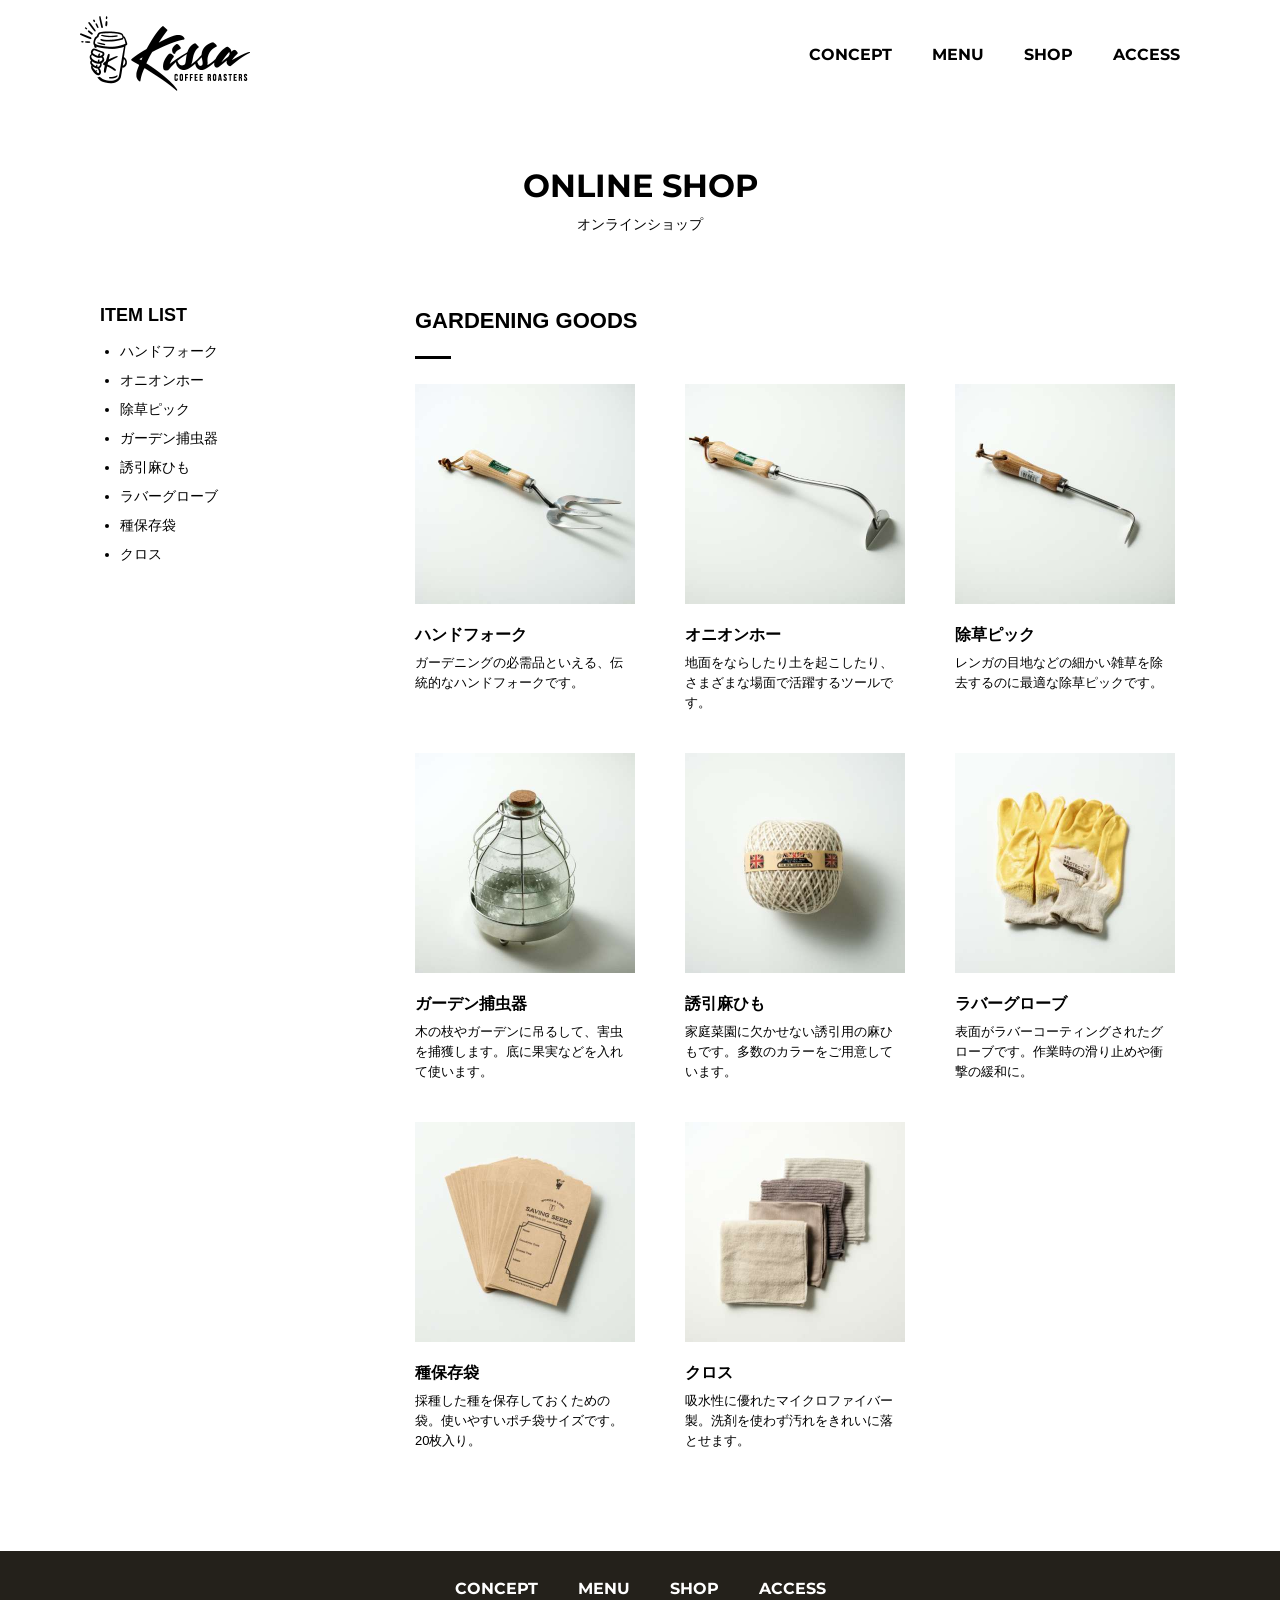
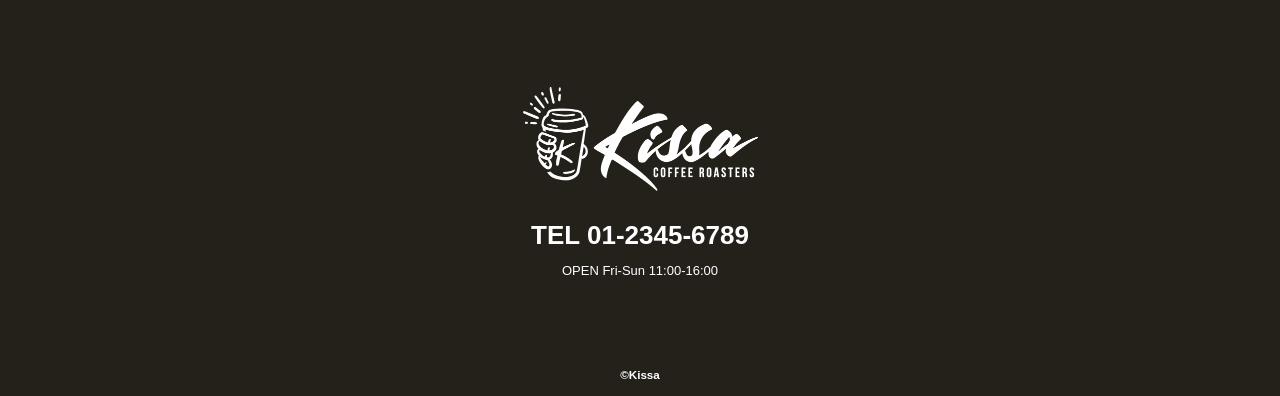
<file: shop.html>
<!DOCTYPE html>
<html>

<head>
    <meta charset="UTF-8">
    <title>ONLINE SHOP | KISSA official website</title>
    <meta name="description" content="カフェ「KISSA」のスタッフが厳選した、園芸用品のオンラインショップのページです。">
    <meta name="viewport" content="width=device-width">
    <script src="./js/toggle-menu.js"></script>
    <link rel="stylesheet" href="./css/common.css">
    <link rel="stylesheet" href="./css/shop.css">
    <link rel="preconnect" href="https://fonts.googleapis.com">
    <link rel="preconnect" href="https://fonts.gstatic.com" crossorigin>
    <link href="https://fonts.googleapis.com/css2?family=Montserrat:ital,wght@0,700;1,700&display=swap"
        rel="stylesheet">
</head>

<body>
    <header class="header">
        <div class="header-inner">
            <a class="header-logo" href="./index.html">
                <img src="./images/common/logo-header.png" alt="KISSA">
            </a>
            <button class="toggle-menu-button"></button>
            <div class="header-site-menu">
                <nav class="site-menu">
                    <ul>
                        <li><a href="./concept.html">CONCEPT</a></li>
                        <li><a href="./menu.html">MENU</a></li>
                        <li><a href="./shop.html">SHOP</a></li>
                        <li><a href="./access.html">ACCESS</a></li>
                    </ul>
                </nav>
            </div>
        </div>
    </header>
    <main class="main">
        <div class="title">
            <h1>ONLINE SHOP</h1>
            <p>オンラインショップ</p>
        </div>
        <div class="shop-contents">
            <div class="shop-item">
                <div class="item-group">
                    <h2>GARDENING GOODS</h2>
                    <ul class="item-list">
                        <li>
                            <a href="./shop-detail.html">
                                <img src="./images/shop/img-item01.jpg" alt="ハンドフォークの商品画像">
                                <dl>
                                    <dt>ハンドフォーク</dt>
                                    <dd>ガーデニングの必需品といえる、伝統的なハンドフォークです。</dd>
                                </dl>
                            </a>
                        </li>
                        <li>
                            <a href="./shop-detail.html">
                                <img src="./images/shop/img-item02.jpg" alt="オニオンホーの商品画像">
                                <dl>
                                    <dt>オニオンホー</dt>
                                    <dd>地面をならしたり土を起こしたり、さまざまな場面で活躍するツールです。</dd>
                                </dl>
                            </a>
                        </li>
                        <li>
                            <a href="./shop-detail.html">
                                <img src="./images/shop/img-item03.jpg" alt="除草ピックの商品画像">
                                <dl>
                                    <dt>除草ピック</dt>
                                    <dd>レンガの目地などの細かい雑草を除去するのに最適な除草ピックです。</dd>
                                </dl>
                            </a>
                        </li>
                        <li>
                            <a href="./shop-detail.html">
                                <img src="./images/shop/img-item04.jpg" alt="ガーデン捕虫器の商品画像">
                                <dl>
                                    <dt>ガーデン捕虫器</dt>
                                    <dd>木の枝やガーデンに吊るして、害虫を捕獲します。底に果実などを入れて使います。</dd>
                                </dl>
                            </a>
                        </li>
                        <li>
                            <a href="./shop-detail.html">
                                <img src="./images/shop/img-item05.jpg" alt="誘引麻ひもの商品画像">
                                <dl>
                                    <dt>誘引麻ひも</dt>
                                    <dd>家庭菜園に欠かせない誘引用の麻ひもです。多数のカラーをご用意しています。</dd>
                                </dl>
                            </a>
                        </li>
                        <li>
                            <a href="./shop-detail.html">
                                <img src="./images/shop/img-item06.jpg" alt="ラバーグローブの商品画像">
                                <dl>
                                    <dt>ラバーグローブ</dt>
                                    <dd>表面がラバーコーティングされたグローブです。作業時の滑り止めや衝撃の緩和に。</dd>
                                </dl>
                            </a>
                        </li>
                        <li>
                            <a href="./shop-detail.html">
                                <img src="./images/shop/img-item07.jpg" alt="種保存袋の商品画像">
                                <dl>
                                    <dt>種保存袋</dt>
                                    <dd>採種した種を保存しておくための袋。使いやすいポチ袋サイズです。20枚入り。</dd>
                                </dl>
                            </a>
                        </li>
                        <li>
                            <a href="./shop-detail.html">
                                <img src="./images/shop/img-item08.jpg" alt="クロスの商品画像">
                                <dl>
                                    <dt>クロス</dt>
                                    <dd>吸水性に優れたマイクロファイバー製。洗剤を使わず汚れをきれいに落とせます。</dd>
                                </dl>
                            </a>
                        </li>
                    </ul>
                </div>
            </div>
            <aside class="shop-menu">
                <div class="shop-menu-inner">
                    <h2>ITEM LIST</h2>
                    <ul>
                        <li><a href="./shop-detail.html">ハンドフォーク</a></li>
                        <li><a href="./shop-detail.html">オニオンホー</a></li>
                        <li><a href="./shop-detail.html">除草ピック</a></li>
                        <li><a href="./shop-detail.html">ガーデン捕虫器</a></li>
                        <li><a href="./shop-detail.html">誘引麻ひも</a></li>
                        <li><a href="./shop-detail.html">ラバーグローブ</a></li>
                        <li><a href="./shop-detail.html">種保存袋</a></li>
                        <li><a href="./shop-detail.html">クロス</a></li>
                    </ul>
                </div>
            </aside>
        </div>
    </main>
    <footer class="footer">
        <nav class="site-menu">
            <ul>
                <li><a href="./concept.html">CONCEPT</a></li>
                <li><a href="./menu.html">MENU</a></li>
                <li><a href="./shop.html">SHOP</a></li>
                <li><a href="./access.html">ACCESS</a></li>
            </ul>
        </nav>
        <a class="footer-logo" href="./index.html">
            <img src="./images/common/logo-footer.png" alt="KISSA">
        </a>
        <p class="footer-tel">TEL 01-2345-6789</p>
        <p class="footer-time">OPEN Fri-Sun 11:00-16:00</p>
        <p class="copyright"><small>&copy;Kissa</small></p>
    </footer>
</body>

</html>
</file>
<file: css/common.css>
@charset "utf-8";

*,
::before,
::after {
    padding: 0;
    margin: 0;
    box-sizing: border-box;
}

ul,
ol {
    list-style: none;
}

a {
    color: inherit;
    text-decoration: none;
}

body {
    font-family: sans-serif;
    font-size: 16px;
    color: #000000;
    line-height: 1;
    background-color: #ffffff;
}

img {
    max-width: 100%;
}

.header-inner {
    max-width: 1200px;
    height: 110px;
    margin-left: auto;
    margin-right: auto;
    padding-left: 40px;
    padding-right: 40px;
    display: flex;
    justify-content: space-between;
    align-items: center;
}

.toggle-menu-button {
    display: none;
}

.header-logo {
    display: block;
    width: 170px;
}

.site-menu ul{
    display: flex;
}

.site-menu ul li {
    margin-left: 20px;
    margin-right: 20px;
}

.site-menu ul li a {
    font-family: "Montserrat", sans-serif;
    font-weight: bold;
}

.footer {
    color: #ffffff;
    background-color: #24211b;
    padding-top: 30px;
    padding-bottom: 15px;
    display: flex;
    flex-direction: column;
    align-items: center;
}

.footer-logo {
    display: block;
    width: 235px;
    margin-top: 90px;
}

.footer-tel {
    font-size: 26px;
    font-weight: bold;
    margin-top: 28px;
}

.footer-time {
    font-size: 13px;
    margin-top: 16px;
}

.copyright {
    font-size: 14px;
    font-weight: bold;
    margin-top: 90px;
}

@media (max-width: 800px) {
    .site-menu ul {
        display: block;
        text-align: center;
    }

    .site-menu li {
        margin-top: 20px;
    }

    .header {
        position: fixed;
        top: 0;
        left: 0;
        right: 0;
        background-color: #ffffff;
        height: 50px;
        z-index: 10;
        box-shadow: 0 3px 6px rgba(0, 0, 0, 0.1);
    }

    .header-inner {
        padding-left: 20px;
        padding-right: 20px;
        height: 100%;
        position: relative;
    }

    .header-logo {
        width: 100px;
    }

    .header-site-menu {
        position: absolute;
        top: 100%;
        left: 0;
        right: 0;
        color: #ffffff;
        background-color: #736E62;
        padding-top: 30px;
        padding-bottom: 50px;
        display: none;
    }

    .header-site-menu.is-show {
        display: block;
    }

    .toggle-menu-button {
        display: block;
        width: 44px;
        height: 34px;
        background-image: url(../images/common/icon-menu.png);
        background-size: 50%;
        background-position: center;
        background-repeat: no-repeat;
        background-color: transparent;
        border: none;
        border-radius: 0;
        outline: none;
    }

    .main {
        padding-top: 50px;
    }

    .footer-logo {
        margin-top: 60px;
    }

    .footer-tel {
        font-size: 20px;
    }

    .copyright{
        margin-top: 50px;
    }
}
</file>
<file: css/index.css>
@charset "utf-8";

.first-view {
    height: calc(100vh - 110px);
    background-image: url(../images/index/bg-main.jpg);
    background-repeat: no-repeat;
    background-position: center center;
    background-size: cover;
    display: flex;
    align-items: center;
}

.first-view-text {
    width: 100%;
    max-width: 1200px;
    margin-left: auto;
    margin-right: auto;
    padding-left: 40px;
    padding-right: 80px;
    color: #ffffff;
    font-weight: bold;
    text-shadow: 1px 1px 10px #4b2c14;
}

.first-view-text h1 {
    font-family: 'Montserrat', sans-serif;
    font-size: 56px;
    line-height: 72px;
}

.first-view-text p {
    font-size: 18px;
    margin-top: 20px;
}

.lead {
    max-width: 1200px;
    margin: 60px auto;
}

.lead p {
    line-height: 2;
    text-align: center;
}

.link-button-area {
    text-align: center;
    margin-top: 40px;
}

.link-button {
    background-color: #f4dd64;
    display: inline-block;
    min-width: 180px;
    line-height: 48px;
    border-radius: 24px;
    font-family: 'Montserrat', 'sans-serif';
    font-size: 14px;
}

.link-button:hover {
    background-color: #d8b500;
}

.recommended {
    background-color: #f8f8f8;
    padding-top: 45px;
    padding-bottom: 55px;
}

.recommended h2 {
    font-size: 22px;
    font-weight: bold;
    text-align: center;
}

.recommended h2::after {
    content: '';
    display: block;
    width: 36px;
    height: 3px;
    background-color: #000000;
    margin-top: 20px;
    margin-left: auto;
    margin-right: auto;
}

.item-list {
    display: flex;
    padding-top: 40px;
    padding-bottom: 10px;
    padding-left: 60px;
    padding-right: 60px;
    overflow: scroll;
}

.item-list li {
    flex-shrink: 0;
    width: 260px;
    margin-left: 75px;
}

.item-list li:nth-child(1) {
    margin-left: 0;
}

.item-list dl {
    margin-top: 20px;
}

.item-list dt {
    font-weight: bold;
}

.item-list dd {
    font-size: 13px;
    line-height: 20px;
    margin-top: 10px;
}

.item-list .price {
    font-weight: bold;
    margin-top: 15px;
}

.footer {
    margin-top: 40px;
}

@media (max-width:800px) {
    .first-view {
        height: calc(100vh - 50px);
        background-image: url(../images/index/bg-main-sp.jpg);
        align-items: flex-start;
    }

    .first-view-text {
        padding-top: 60px;
        padding-left: 20px;
    }

    .first-view-text h1 {
        font-size: 36px;
        line-height: 48px;
    }

    .first-view-text p {
        font-size: 14px;
        margin-top: 15px;
    }

    .lead {
        padding-left: 20px;
        padding-right: 20px;
    }

    .lead p {
        text-align: left;
    }

    .item-list {
        padding-left: 20px;
        padding-right: 20px;
    }

    .item-list li {
        width: 220px;
        margin-left: 30px;
    }
}
</file>
<file: css/access.css>
@charset "utf-8";

.title {
    height: 310px;
    background-image: url(../images/access/bg-main.jpg);
    background-repeat: no-repeat;
    background-position: center center;
    background-size: cover;
    display: flex;
    flex-direction: column;
    justify-content: center;
    align-items: center;
    color: #ffffff;
    text-shadow: 1px 1px 10px #4b3c14;
}

.title h1 {
    font-family: 'Montserrat', sans-serif;
    font-size: 32px;
    font-weight: bold;
}

.title p {
    font-size: 14px;
    margin-top: 15px;
}

.main h2 {
    font-size: 22px;
    font-weight: bold;
    line-height: 30px;
}

.main h2::after {
    content: '';
    display: block;
    width: 36px;
    height: 3px;
    background-color: #000000;
    margin-top: 20px;
}

.map {
    width: 930px;
    max-width: 90%;
    margin-top: 75px;
    margin-left: auto;
    margin-right: auto;
}

.map iframe {
    display: block;
    width: 100%;
    height: 320px;
    margin-top: 25px;
}

.contact {
    width: 930px;
    max-width: 90%;
    margin-top: 75px;
    margin-left: auto;
    margin-right: auto;
}

.form-area {
    background-color: #f8f8f8;
    border: 1px solid #aaaaaa;
    margin-top: 25px;
    padding: 30px;
    display: flex;
    flex-wrap: wrap;
}

.form-area dt {
    width: 200px;
    padding: 15px 0;
    font-size: 15px;
    font-weight: bold;
    line-height: 24px;
}

.form-area dt .required::after {
    content: "必須";
    font-size: 11px;
    color: #eb4f32;
    margin-left: 10px;
}

.form-area dd {
    width: calc(100% - 200px);
    padding: 15px 0;
}

.input-text {
    width: 100%;
    max-width: 280px;
    height: 40px;
    padding-left: 10px;
    padding-right: 10px;
}

.select-box {
    width: 200px;
    height: 40px;
}

.radio-button {
    display: block;
    margin-top: 20px;
}

.radio-button:first-child {
    margin-top: 0;
}

.radio-button input {
    margin-right: 8px;
}

.confirm-text {
    font-size: 14px;
    line-height: 22px;
    margin-top: 30px;
}

.submit-button {
    background-color: #f4dd64;
    display: inline-block;
    min-width: 180px;
    line-height: 48px;
    border-radius: 24px;
    font-family: 'Montserrat', 'sans-serif';
    font-size: 14px;
    text-align: center;
    margin-top: 20px;
    cursor: pointer;
    border: none;
}

.submit-button:hover {
    background-color: #d8b500;
}

.footer {
    margin-top: 100px;
}

@media (max-width: 800px) {
    .map,
    .contact {
        width: 500px;
        margin-top: 45px;
    }

    .form-area dt,
    .form-area dd {
        width: 100%;
    }

    .form-area dt {
        padding-bottom: 0;
    }

    .submit-button {
        width: 100%;
    }
}
</file>
<file: css/concept.css>
@charset "utf-8";

.title {
    height: 310px;
    background-image: url(../images/concept/bg-main.jpg);
    background-repeat: no-repeat;
    background-position: center center;
    background-size: cover;
    display: flex;
    flex-direction: column;
    justify-content: center;
    align-items: center;
    color: #ffffff;
    text-shadow: 1px 1px 10px #4b3c14;
}

.title h1 {
    font-family: 'Montserrat', sans-serif;
    font-size: 32px;
    font-weight: bold;
}

.title p {
    font-size: 14px;
    margin-top: 15px;
}

.feature {
    display: flex;
    justify-content: space-between;
    width: 930px;
    max-width: 90%;
    margin-top: 75px;
    margin-left: auto;
    margin-right: auto;
    align-items: flex-start;
}

.feature img {
    width: 360px;
}

.feature-text {
    max-width: 500px;
    margin-right: 40px;
}

.reverse {
    flex-direction: row-reverse;
}

.reverse .feature-text {
    margin-left: 40px;
    margin-right: 0;
}

.feature-text h2 {
    font-size: 22px;
    font-weight: bold;
    line-height: 30px;
}

.feature-text h2::after
{
    content: '';
    display: block;
    width: 36px;
    height: 3px;
    background-color: #000000;
    margin-top: 20px;
}

.feature-text p {
    font-size: 15px;
    line-height: 28px;
    margin-top: 25px;
}

.movie {
    width: 930px;
    max-width: 90%;
    background-color: #f8f8f8;
    padding: 50px 60px;
    margin: 55px auto 0;
}

.movie h2 {
    font-size: 22px;
    font-weight: bold;
    text-align: center;
}

.movie h2::after {
    content: '';
    display: block;
    width: 36px;
    height: 3px;
    background-color: #000000;
    margin-top: 20px;
    margin: 20px auto 0;
}

.movie iframe {
    display: block;
    width: 100%;
    height: calc(810px * 9 / 16);
    margin-top: 30px;
}

.movie p {
    font-size: 15px;
    line-height: 28px;
    margin-top: 20px;
}

.footer {
    margin-top: 100px;
}

@media (max-width: 800px) {
    .feature {
        display:  block;
        width: 500px;
        margin-top: 45px;
    }

    .feature-text {
        margin-right: 0;
    }

    .reverse .feature-text {
        margin-left: 0;
    }

    .feature img {
        width: 100%;
        height: auto;
        margin-top: 25px;
    }

    .movie {
        width: 500px;
        padding: 30px 25px;
    }

    .movie iframe {
        height: 240px;
    }

}
</file>
<file: css/menu.css>
@charset "utf-8";

.title {
    height: 310px;
    background-image: url(../images/menu/bg-main.jpg);
    background-repeat: no-repeat;
    background-position: center center;
    background-size: cover;
    display: flex;
    flex-direction: column;
    justify-content: center;
    align-items: center;
    color: #ffffff;
    text-shadow: 1px 1px 10px #4b3c14;
}

.title h1 {
    font-family: 'Montserrat', sans-serif;
    font-size: 32px;
    font-weight: bold;
}

.title p {
    font-size: 14px;
    margin-top: 15px;
}

.item-list {
    width: 930px;
    max-width: 90%;
    margin: 75px auto 0;
    display:  grid;
    grid-template-columns: repeat(auto-fit, 240px);
    column-gap: 95px;
    row-gap: 70px;
    justify-content: center;
}

.item-list dl {
    margin-top: 20px;
}

.item-list dt {
    font-weight: bold;
}

.item-list dd {
    font-size: 13px;
    line-height: 20px;
    margin-top: 10px;
}

.item-list .price {
    font-weight: bold;
    margin-top: 15px;
}

.item-list li {
    position: relative;
}

.item-list .item-label {
    position: absolute;
    top: 0;
    left: calc(100% + 18px);
    font-size: 10px;
    white-space: nowrap;
    transform-origin: top left;
    transform: rotate(90deg);
}

.footer {
    margin-top: 100px;
}

@media (max-width: 800px) {
    .item-list {
        margin-top: 45px;
        row-gap: 40px;
    }
}
</file>
<file: css/shop.css>
@charset "utf-8";

.title {
    display: flex;
    flex-direction: column;
    align-items: center;
    margin-top: 60px;
}

.title h1 {
    font-family: 'Montserrat', sans-serif;
    font-size: 32px;
    font-weight: bold;
}

.title p {
    font-size: 14px;
    margin-top: 15px;
}

.shop-contents {
    width: 1080px;
    max-width: 90%;
    margin: 75px auto 0;
    display: flex;
    justify-content: space-between;
    flex-direction: row-reverse;
}

.shop-item {
    flex-grow: 1;
    max-width: 765px;
}

.shop-item h2 {
     font-size: 22px;
    font-weight: bold;
    line-height: 30px;
}

.shop-item h2::after {
    content: '';
    display: block;
    width: 36px;
    height: 3px;
    background-color: #000000;
    margin-top: 20px;
}

.item-list {
    margin-top: 25px;
    display: grid;
    grid-template-columns: repeat(auto-fit, 220px);
    column-gap: 50px;
    row-gap: 40px;
}

.item-list a {
    display:  block;
}

.item-list a:hover {
    transform: scale(1.08);
    transition-duration: 0.3s;
}

.item-list dl {
    margin-top: 20px;
}

.item-list dt {
    font-weight: bold;
}

.item-list dd {
    font-size: 13px;
    line-height: 20px;
    margin-top: 10px;
}

.shop-menu {
    flex-shrink: 0;
    margin-right: 60px;
    position: relative;
}

.shop-menu-inner {
    position: sticky;
    top: 30px;
    left: 0;
    right: 0;
}

.shop-menu-inner h2 {
    font-size: 18px;
    font-weight: bold;
}

.shop-menu-inner ul {
    list-style: disc;
    margin-top: 20px;
    margin-left: 20px;
}

.shop-menu-inner li {
    font-size: 14px;
    margin-top: 15px;
}

.item-area {
    margin-top: 20px;
    display: flex;
}

.item-area img {
    width: 50%;
    max-width: 380px;
}

.about-item {
    margin-left: 30px;
}

.about-item .item-text {
    font-size: 14px;
    line-height: 26px;
}

.about-item .item-price {
    font-weight: bold;
    margin-top: 20px;
}

.about-item a {
    background-color: #f4dd64;
    display: inline-block;
    min-width: 180px;
    line-height: 48px;
    border-radius: 24px;
    font-family: 'Montserrat', 'sans-serif';
    font-size: 14px;
    text-align: center;
    margin-top: 35px;
}

.about-item a:hover {
    background-color: #d8b500;
}

.recommended {
    margin-top: 60px;
}

.footer {
    margin-top: 100px;
}

@media (max-width: 800px){
    .shop-contents {
        display: block;
        max-width: 100%;
        margin-top: 60px;
    }

    .shop-item {
        max-width: 540px;
        margin-left: auto;
        margin-right: auto;
        padding-left: 20px;
        padding-right: 20px;
    }

    .item-list {
        grid-template-columns: repeat(2, 1fr);
        column-gap: 35px;
    }

    .shop-menu {
        background-color: #f8f8f8;
        padding-top: 50px;
        padding-bottom: 50px;
        margin-top: 60px;
        margin-right: 0;
    }

    .shop-menu-inner {
        max-width: 540px;
        margin-left: auto;
        margin-right: auto;
        padding-left: 20px;
        padding-right: 20px;
    }

    .item-area {
        display: block;
    }

    .item-area img {
        width: 100%;
        max-width: 100%;
    }

    .about-item {
        margin-top: 20px;
        margin-left: 0;
    }

    .about-item a {
        width: 100%;
    }

    .footer {
        margin-top: 0;
    }
}
</file>
